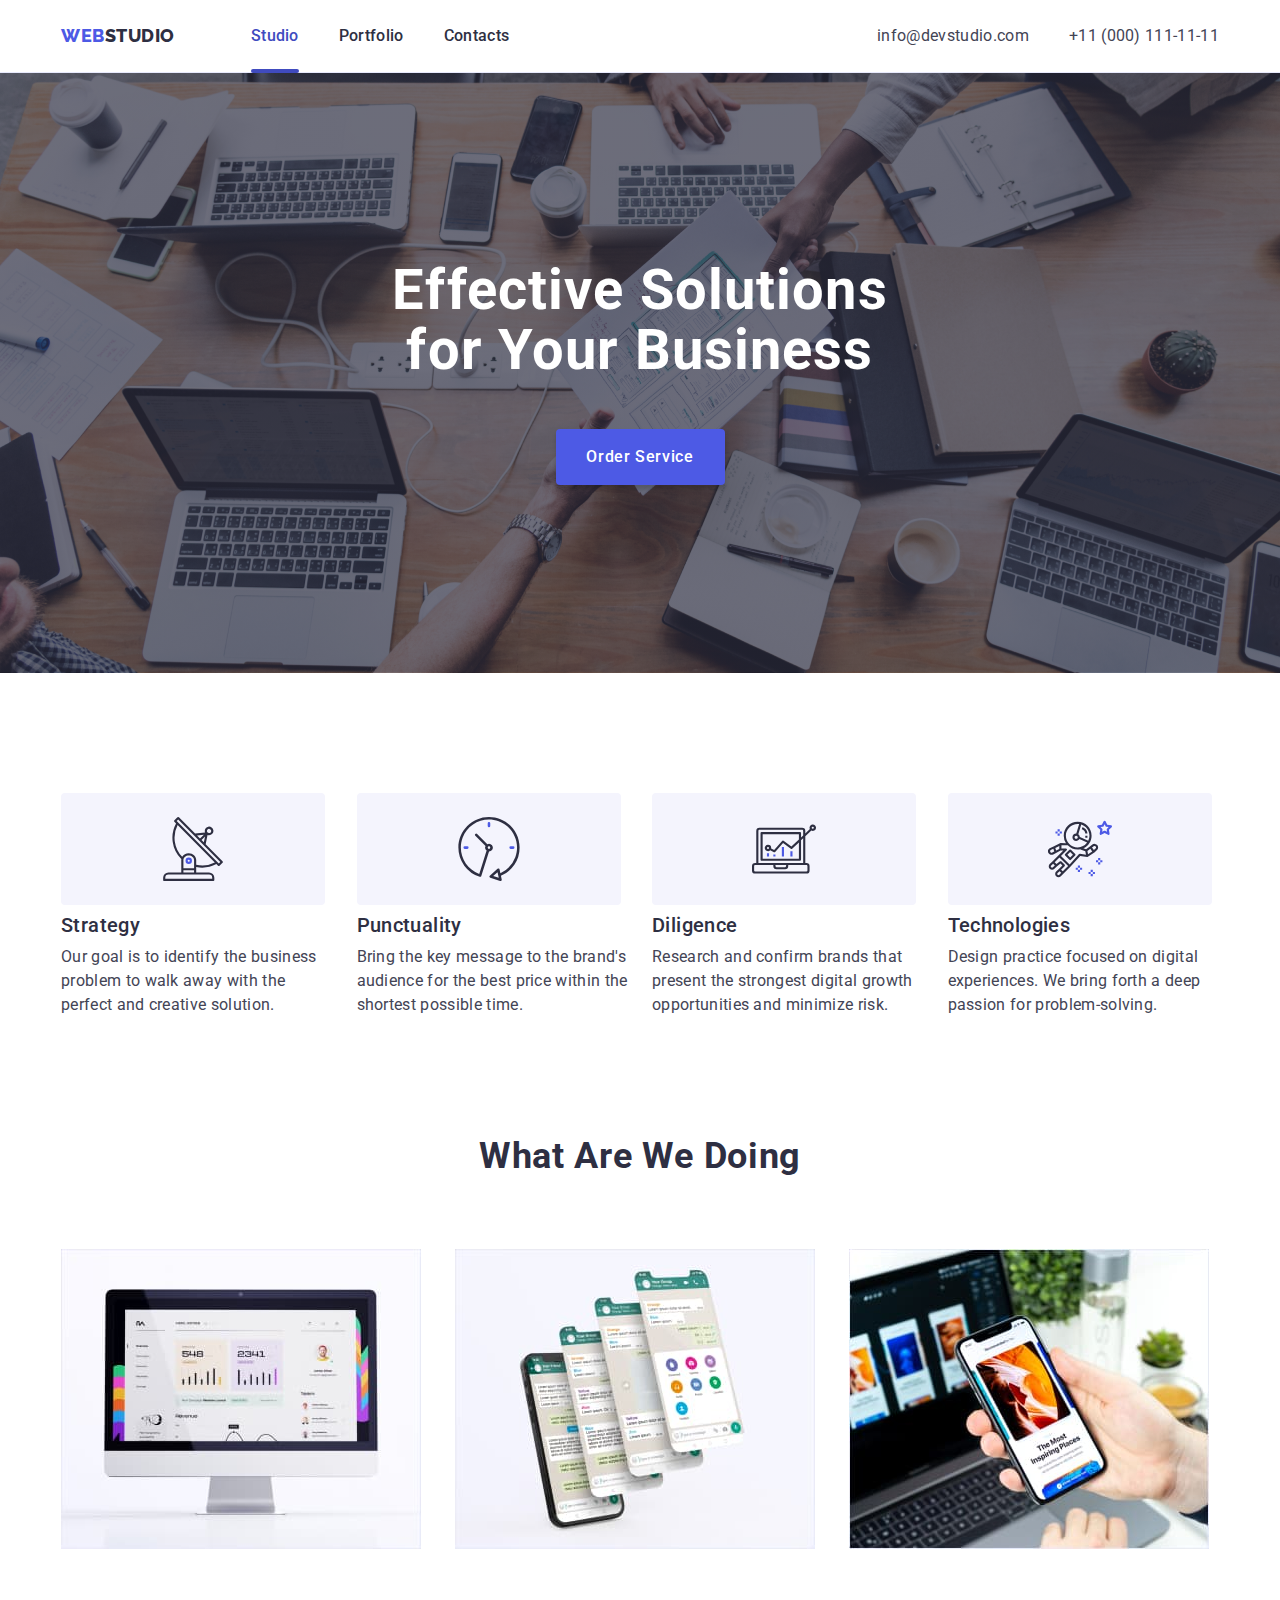
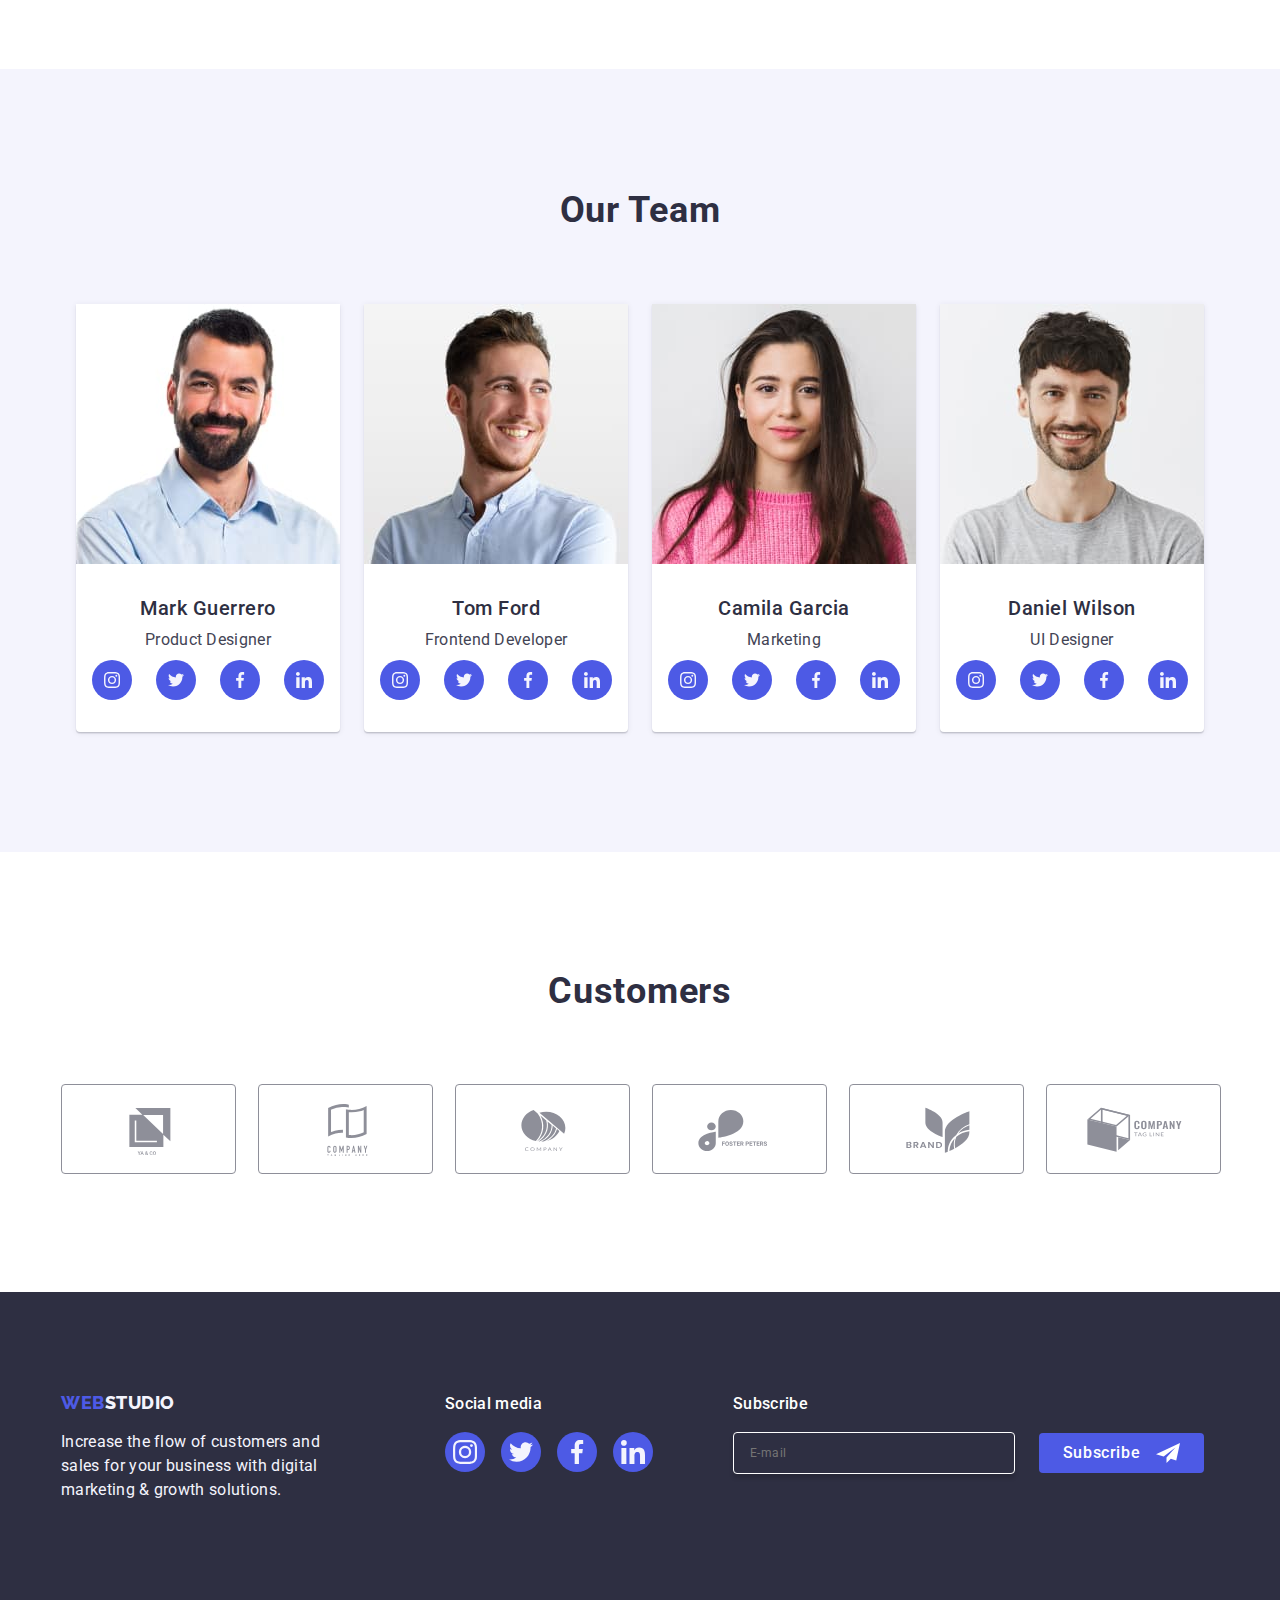
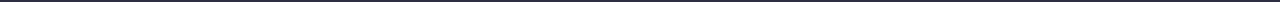
<file: index.html>
<!DOCTYPE html>
<html lang="en">
  <head>
    <meta charset="UTF-8" />
    <meta name="viewport" content="width=device-width, initial-scale=1.0" />

    <link rel="preconnect" href="https://fonts.googleapis.com" />
    <link rel="preconnect" href="https://fonts.gstatic.com" crossorigin />
    <link
      href="https://fonts.googleapis.com/css2?family=Raleway:wght@800&family=Roboto:wght@400;500;700;900&display=swap"
      rel="stylesheet"
    />
    <link
      rel="stylesheet"
      href="https://cdnjs.cloudflare.com/ajax/libs/modern-normalize/2.0.0/modern-normalize.min.css"
      integrity="sha512-4xo8blKMVCiXpTaLzQSLSw3KFOVPWhm/TRtuPVc4WG6kUgjH6J03IBuG7JZPkcWMxJ5huwaBpOpnwYElP/m6wg=="
      crossorigin="anonymous"
      referrerpolicy="no-referrer"
    />
    <link rel="stylesheet" href="./css/styles.css" type="text/css" />
    <title>WebStudio</title>
  </head>

  <body>
    <!--Header section-->

    <header class="header">
      <div class="container header-wrap">
        <nav class="navigation">
          <a class="logo link" href="./index.html"
            >Web<span class="accent">Studio</span></a
          >
          <ul class="list-menu list">
            <li>
              <a class="menu link highlight" href="./index.html">Studio</a>
            </li>
            <li>
              <a class="menu link" href="./portfolio.html">Portfolio</a>
            </li>
            <li><a class="menu link" href="">Contacts</a></li>
          </ul>
        </nav>
        <address class="address">
          <ul class="list-header">
            <li>
              <a class="address-list link" href="mailto:info@devstudio.com"
                >info@devstudio.com</a
              >
            </li>
            <li>
              <a class="address-list link" href="tel:+110001111111"
                >+11 (000) 111-11-11</a
              >
            </li>
          </ul>
        </address>
      </div>
    </header>

    <!--First main section-->
    <main>
      <section class="main background-image">
        <div class="container">
          <h1 class="header-first">Effective Solutions for Your Business</h1>
          <button class="button-order" type="button" data-modal-open>
            Order Service
          </button>
        </div>
      </section>

      <!--Second main section-->
      <section class="section-secondary">
        <div class="container">
          <h2 class="hidden">Title</h2>
          <ul class="list-feature">
            <li class="list-secondary">
              <div class="list-secondary-container">
                <svg class="icons-secondary" width="64" height="64">
                  <use href="./images/icons.svg#icon-antenna"></use>
                </svg>
              </div>
              <h3 class="header-second">Strategy</h3>
              <p class="body-secondary">
                Our goal is to identify the business problem to walk away with
                the perfect and creative solution.
              </p>
            </li>
            <li class="list-secondary">
              <div class="list-secondary-container">
                <svg class="icons-secondary" width="64" height="64">
                  <use href="./images/icons.svg#icon-clock"></use>
                </svg>
              </div>
              <h3 class="header-second">Punctuality</h3>
              <p class="body-secondary">
                Bring the key message to the brand's audience for the best price
                within the shortest possible time.
              </p>
            </li>
            <li class="list-secondary">
              <div class="list-secondary-container">
                <svg class="icons-secondary" width="64" height="64">
                  <use href="./images/icons.svg#icon-diagram"></use>
                </svg>
              </div>
              <h3 class="header-second">Diligence</h3>
              <p class="body-secondary">
                Research and confirm brands that present the strongest digital
                growth opportunities and minimize risk.
              </p>
            </li>
            <li class="list-secondary">
              <div class="list-secondary-container">
                <svg class="icons-secondary" width="64" height="64">
                  <use href="./images/icons.svg#icon-astronaut"></use>
                </svg>
              </div>
              <h3 class="header-second">Technologies</h3>
              <p class="body-secondary">
                Design practice focused on digital experiences. We bring forth a
                deep passion for problem-solving.
              </p>
            </li>
          </ul>
        </div>
      </section>

      <!--Third main section-->
      <section class="section-third">
        <div class="container">
          <h2 class="header-third">What are we doing</h2>
          <ul class="list-feature">
            <li class="list-third">
              <img
                src="./images/What-are-we-doing/Monitor.jpg"
                alt="monitor"
                width="360"
                height="300"
              />
            </li>
            <li class="list-third">
              <img
                src="./images/What-are-we-doing/Phone2.jpg"
                alt="mobile phone in hand"
                width="360"
                height="300"
              />
            </li>
            <li class="list-third">
              <img
                src="./images/What-are-we-doing/Phone1.jpg"
                alt="mobile phone"
                width="360"
                height="300"
              />
            </li>
          </ul>
        </div>
      </section>

      <!--Fourth main section-->
      <section class="fourth-section list">
        <div class="container">
          <h2 class="header-our-team">Our Team</h2>
          <ul class="list-feature">
            <li class="team-card">
              <img
                src="./images/Our-Team/Man1.jpg"
                alt="Smiling bearded brunette"
                width="264"
                height="260"
              />
              <div class="team-container">
                <h3 class="header-names cards">Mark Guerrero</h3>
                <p class="body">Product Designer</p>
                <ul class="list icon-list">
                  <li class="link social-media-container">
                    <a href="" class="social-media-link-fourth">
                      <svg class="social-media-icon" width="16" height="16">
                        <use href="./images/icons.svg#icon-instagram"></use>
                      </svg>
                    </a>
                  </li>
                  <li class="link social-media-container">
                    <a href="" class="social-media-link-fourth">
                      <svg class="social-media-icon" width="16" height="16">
                        <use href="./images/icons.svg#icon-twitter"></use>
                      </svg>
                    </a>
                  </li>
                  <li class="link social-media-container">
                    <a href="" class="social-media-link-fourth">
                      <svg class="social-media-icon" width="16" height="16">
                        <use href="./images/icons.svg#icon-facebook"></use>
                      </svg>
                    </a>
                  </li>
                  <li class="link social-media-container">
                    <a href="" class="social-media-link-fourth">
                      <svg class="social-media-icon" width="16" height="16">
                        <use href="./images/icons.svg#icon-linkedin"></use>
                      </svg>
                    </a>
                  </li>
                </ul>
              </div>
            </li>
            <li class="team-card">
              <img
                src="./images/Our-Team/Man3.jpg"
                alt="Smiling blonde man looking to the side"
                width="264"
                height="260"
              />
              <div class="team-container">
                <h3 class="header-names cards">Tom Ford</h3>
                <p class="body">Frontend Developer</p>
                <ul class="list icon-list">
                  <li class="link social-media-container">
                    <a href="" class="social-media-link-fourth">
                      <svg class="social-media-icon" width="16" height="16">
                        <use href="./images/icons.svg#icon-instagram"></use>
                      </svg>
                    </a>
                  </li>
                  <li class="link social-media-container">
                    <a href="" class="social-media-link-fourth">
                      <svg class="social-media-icon" width="16" height="16">
                        <use href="./images/icons.svg#icon-twitter"></use>
                      </svg>
                    </a>
                  </li>
                  <li class="link social-media-container">
                    <a href="" class="social-media-link-fourth">
                      <svg class="social-media-icon" width="16" height="16">
                        <use href="./images/icons.svg#icon-facebook"></use>
                      </svg>
                    </a>
                  </li>
                  <li class="link social-media-container">
                    <a href="" class="social-media-link-fourth">
                      <svg class="social-media-icon" width="16" height="16">
                        <use href="./images/icons.svg#icon-linkedin"></use>
                      </svg>
                    </a>
                  </li>
                </ul>
              </div>
            </li>
            <li class="team-card">
              <img
                src="./images/Our-Team/Woman1.jpg"
                alt="Smiling brunette in a pink sweater"
                width="264"
                height="260"
              />
              <div class="team-container">
                <h3 class="header-names cards">Camila Garcia</h3>
                <p class="body">Marketing</p>
                <ul class="list icon-list">
                  <li class="link social-media-container">
                    <a href="" class="social-media-link-fourth">
                      <svg class="social-media-icon" width="16" height="16">
                        <use href="./images/icons.svg#icon-instagram"></use>
                      </svg>
                    </a>
                  </li>
                  <li class="link social-media-container">
                    <a href="" class="social-media-link-fourth">
                      <svg class="social-media-icon" width="16" height="16">
                        <use href="./images/icons.svg#icon-twitter"></use>
                      </svg>
                    </a>
                  </li>
                  <li class="link social-media-container">
                    <a href="" class="social-media-link-fourth">
                      <svg class="social-media-icon" width="16" height="16">
                        <use href="./images/icons.svg#icon-facebook"></use>
                      </svg>
                    </a>
                  </li>
                  <li class="link social-media-container">
                    <a href="" class="social-media-link-fourth">
                      <svg class="social-media-icon" width="16" height="16">
                        <use href="./images/icons.svg#icon-linkedin"></use>
                      </svg>
                    </a>
                  </li>
                </ul>
              </div>
            </li>
            <li class="team-card">
              <img
                src="./images/Our-Team/Man2.jpg"
                alt="Smiling bearded brunette in a grey sweater"
                width="264"
                height="260"
              />
              <div class="team-container">
                <h3 class="header-names cards">Daniel Wilson</h3>
                <p class="body">UI Designer</p>
                <ul class="list icon-list">
                  <li class="link social-media-container">
                    <a href="" class="social-media-link-fourth">
                      <svg class="social-media-icon" width="16" height="16">
                        <use href="./images/icons.svg#icon-instagram"></use>
                      </svg>
                    </a>
                  </li>
                  <li class="link social-media-container">
                    <a href="" class="social-media-link-fourth">
                      <svg class="social-media-icon" width="16" height="16">
                        <use href="./images/icons.svg#icon-twitter"></use>
                      </svg>
                    </a>
                  </li>
                  <li class="link social-media-container">
                    <a href="" class="social-media-link-fourth">
                      <svg class="social-media-icon" width="16" height="16">
                        <use href="./images/icons.svg#icon-facebook"></use>
                      </svg>
                    </a>
                  </li>
                  <li class="link social-media-container">
                    <a href="" class="social-media-link-fourth">
                      <svg class="social-media-icon" width="16" height="16">
                        <use href="./images/icons.svg#icon-linkedin"></use>
                      </svg>
                    </a>
                  </li>
                </ul>
              </div>
            </li>
          </ul>
        </div>
      </section>

      <!--Fifth main section-->
      <section class="section-fifth">
        <div class="container">
          <h2 class="header-third">Customers</h2>
          <ul class="list-feature list">
            <li class="list-fifth">
              <a class="customers-icons link" href="">
                <svg class="icons-fifts" width="104" height="56">
                  <use href="./images/icons.svg#icon-Logo"></use>
                </svg>
              </a>
            </li>
            <li class="list-fifth">
              <a class="customers-icons link" href="">
                <svg class="icons-fifts" width="104" height="56">
                  <use href="./images/icons.svg#icon-Logo-1"></use>
                </svg>
              </a>
            </li>
            <li class="list-fifth">
              <a class="customers-icons link" href="">
                <svg class="icons-fifts" width="104" height="56">
                  <use href="./images/icons.svg#icon-Logo-2"></use>
                </svg>
              </a>
            </li>
            <li class="list-fifth">
              <a class="customers-icons link" href="">
                <svg class="icons-fifts" width="104" height="56">
                  <use href="./images/icons.svg#icon-Logo-3"></use>
                </svg>
              </a>
            </li>
            <li class="list-fifth">
              <a class="customers-icons link" href="">
                <svg class="icons-fifts" width="104" height="56">
                  <use href="./images/icons.svg#icon-Logo-4"></use>
                </svg>
              </a>
            </li>
            <li class="list-fifth">
              <a class="customers-icons link" href="">
                <svg class="icons-fifts" width="104" height="56">
                  <use href="./images/icons.svg#icon-Logo-5"></use>
                </svg>
              </a>
            </li>
          </ul>
        </div>
      </section>
    </main>

    <!--Footer-->
    <footer class="footer-section">
      <div class="container footer-container">
        <div class="footer-box">
          <a class="footer-logo link" href="./index.html"
            >Web<span class="footer-studio">Studio</span>
          </a>
          <p class="footer-body">
            Increase the flow of customers and sales for your business with
            digital marketing & growth solutions.
          </p>
        </div>
        <div>
          <p class="social-media-title">Social media</p>
          <ul class="list social-media-icon-list">
            <li class="link social-media-container">
              <a class="social-media-link" href="">
                <svg class="social-media-icon" width="24" height="24">
                  <use href="./images/icons.svg#icon-instagram"></use>
                </svg>
              </a>
            </li>
            <li class="link social-media-container">
              <a class="social-media-link" href="">
                <svg class="social-media-icon" width="24" height="24">
                  <use href="./images/icons.svg#icon-twitter"></use>
                </svg>
              </a>
            </li>
            <li class="link social-media-container">
              <a class="social-media-link" href="">
                <svg class="social-media-icon" width="24" height="24">
                  <use href="./images/icons.svg#icon-facebook"></use>
                </svg>
              </a>
            </li>
            <li class="link social-media-container">
              <a class="social-media-link" href="">
                <svg class="social-media-icon" width="24" height="24">
                  <use href="./images/icons.svg#icon-linkedin"></use>
                </svg>
              </a>
            </li>
          </ul>
        </div>
        <div class="subscribe-container">
          <p class="subscribe-title">Subscribe</p>
          <form class="footer-form">
            <label class="footer-form-label" for="email"
              ><input
                type="email"
                class="footer-input-email"
                id="email"
                name="email"
                placeholder="E-mail"
                required
            /></label>
            <button class="button-subscribe" type="submit">
              Subscribe<svg width="24" height="24" class="subscription-icon">
                <use href="./images/icons.svg#icon-Frame-3"></use>
              </svg>
            </button>
          </form>
        </div>
      </div>
    </footer>

    <!--Modal-->
    <div class="modal-backdrop is-hidden" data-modal>
      <div class="modal-container">
        <button type="button" class="close-button" data-modal-close>
          <svg class="modal-icon" width="8" height="8">
            <use href="./images/icons.svg#icon-icon-close"></use>
          </svg>
        </button>
        <p class="paragraph-modal">
          Leave your contacts and we will call you back
        </p>
        <form>
          <div class="modal-icon-container">
            <label class="modal-label" for="user-name">Name</label>
            <div class="modal-svg-input">
              <input
                class="modal-input"
                id="user-name"
                type="text"
                name="user-name"
                required
              />
              <svg class="modal-icon-input" width="18" height="24">
                <use href="./images/icons.svg#icon-person-black"></use>
              </svg>
            </div>
          </div>
          <div class="modal-icon-container">
            <label class="modal-label" for="Phone">Phone</label>
            <div class="modal-svg-input">
              <input
                type="text"
                class="modal-input"
                id="Phone"
                name="Phone"
                required
              />
              <svg class="modal-icon-input" width="18" height="24">
                <use href="./images/icons.svg#icon-phone-black-18dp-1-1"></use>
              </svg>
            </div>
          </div>
          <div class="modal-icon-container">
            <label class="modal-label" for="modal-email">Email</label>
            <div class="modal-svg-input">
              <input
                type="text"
                class="modal-input"
                id="modal-email"
                name="email"
                required
              />
              <svg class="modal-icon-input" width="18" height="24">
                <use href="./images/icons.svg#icon-email-black-18dp-1"></use>
              </svg>
            </div>
          </div>
          <div class="modal-comment-input">
            <label class="modal-label" for="user-comment">Comment</label>
            <textarea
              class="modal-textarea"
              name="user-comment"
              placeholder="Text input"
              id="user-comment"
            ></textarea>
          </div>
          <div class="privacy-container">
            <input
              class="visually-hidden input-modal-privacy"
              value="true"
              type="checkbox"
              id="user-privacy"
              name="user-privacy"
              required
            />
            <label class="modal-label" for="user-privacy"
              ><span class="modal-span">
                <svg class="modal-icon-privacy" width="10" height="8">
                  <use href="./images/icons.svg#icon-Vector"></use>
                </svg> </span
              >I accept the terms and conditions of the
              <a class="modal-privacy-link" href="#">Privacy Policy</a></label
            >
          </div>
          <button class="modal-button-send" type="submit">Send</button>
        </form>
      </div>
    </div>

    <script src="./js/modal.js"></script>
  </body>
</html>
</file>
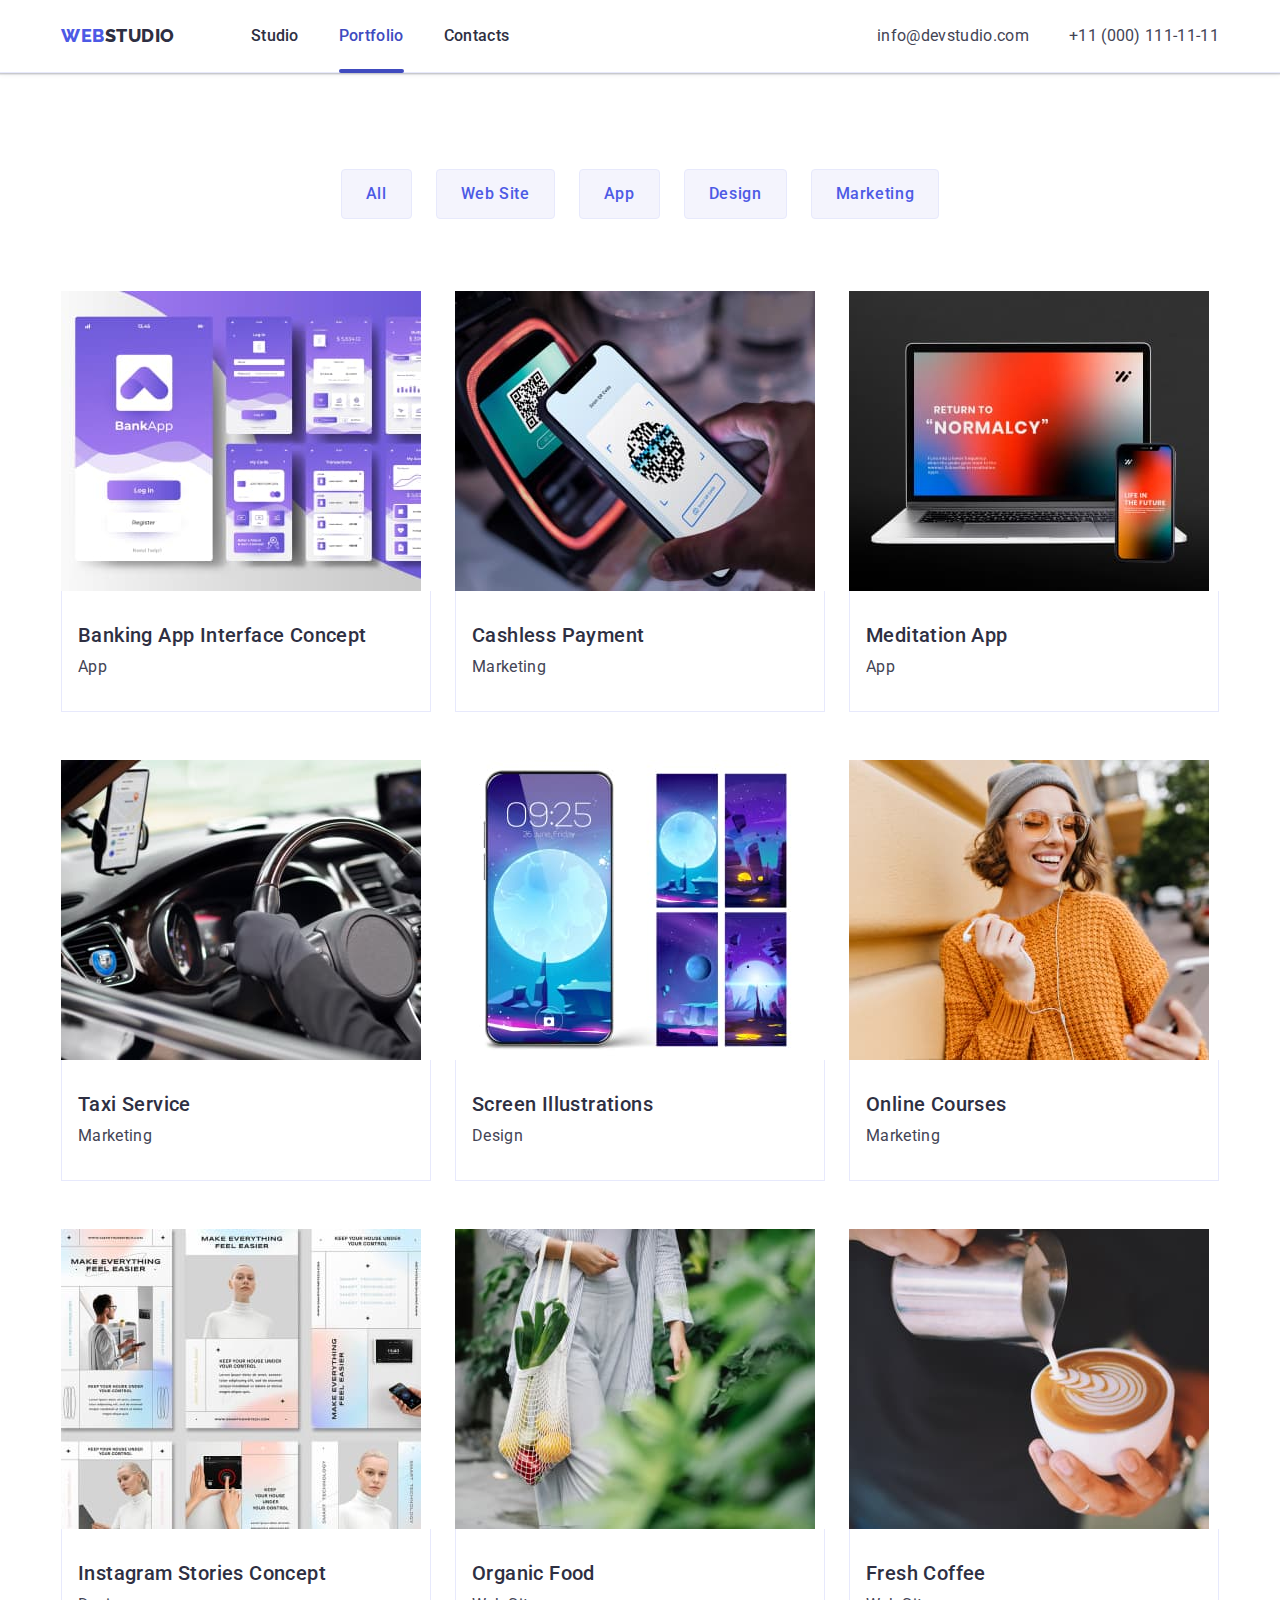
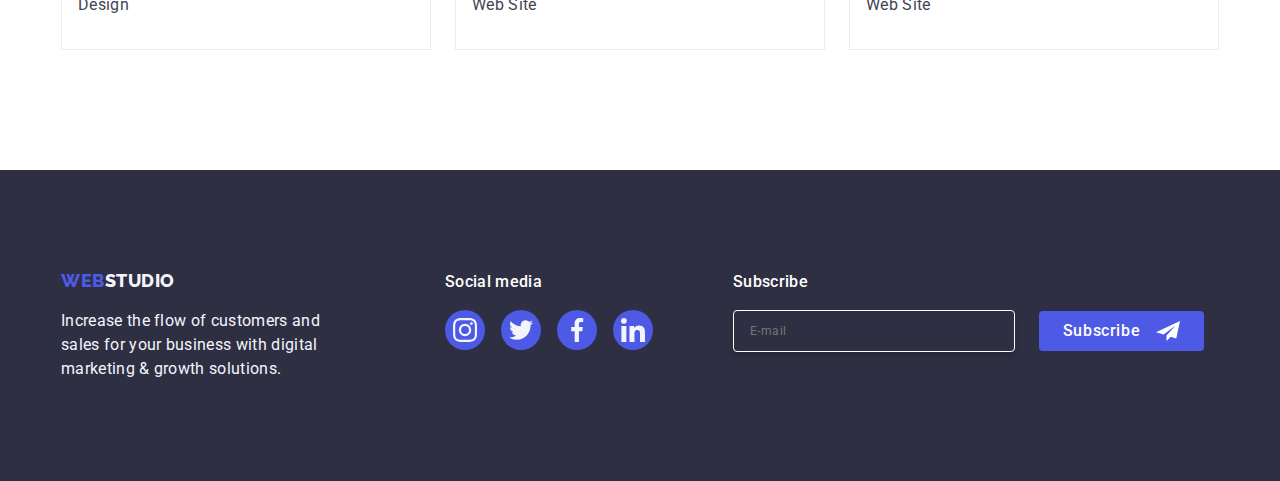
<file: portfolio.html>
<!DOCTYPE html>
<html lang="en">
  <head>
    <meta charset="UTF-8" />
    <meta name="viewport" content="width=device-width, initial-scale=1.0" />

    <link rel="preconnect" href="https://fonts.googleapis.com" />
    <link rel="preconnect" href="https://fonts.gstatic.com" crossorigin />
    <link
      href="https://fonts.googleapis.com/css2?family=Raleway:wght@800&family=Roboto:wght@400;500;700;900&display=swap"
      rel="stylesheet"
    />
    <link
      rel="stylesheet"
      href="https://cdnjs.cloudflare.com/ajax/libs/modern-normalize/2.0.0/modern-normalize.min.css"
      integrity="sha512-4xo8blKMVCiXpTaLzQSLSw3KFOVPWhm/TRtuPVc4WG6kUgjH6J03IBuG7JZPkcWMxJ5huwaBpOpnwYElP/m6wg=="
      crossorigin="anonymous"
      referrerpolicy="no-referrer"
    />
    <link rel="stylesheet" href="./css/styles.css" type="text/css" />
    <title>WebStudio Portfolio</title>
  </head>

  <body>
    <!--Header section-->

    <header class="header">
      <div class="container header-wrap">
        <nav class="navigation">
          <a class="logo link" href="./index.html"
            >Web<span class="accent">Studio</span></a
          >
          <ul class="list list-menu">
            <li>
              <a class="menu link" href="./index.html">Studio</a>
            </li>
            <li>
              <a class="menu link highlight" href="./portfolio.html"
                >Portfolio</a
              >
            </li>
            <li><a class="menu link" href="">Contacts</a></li>
          </ul>
        </nav>
        <address class="address">
          <ul class="list-header">
            <li>
              <a class="address-list link" href="mailto:info@devstudio.com"
                >info@devstudio.com</a
              >
            </li>
            <li>
              <a class="address-list link" href="tel:+110001111111"
                >+11 (000) 111-11-11</a
              >
            </li>
          </ul>
        </address>
      </div>
    </header>

    <!--Main section-->

    <main>
      <section class="main-section">
        <div class="container">
          <h1 class="hidden">Portfolio</h1>
          <ul class="list-main">
            <li><button class="button-portfolio" type="button">All</button></li>
            <li>
              <button class="button-portfolio" type="button">Web Site</button>
            </li>
            <li><button class="button-portfolio" type="button">App</button></li>
            <li>
              <button class="button-portfolio" type="button">Design</button>
            </li>
            <li>
              <button class="button-portfolio" type="button">Marketing</button>
            </li>
          </ul>
          <ul class="list cards-list">
            <li class="cards-feature">
              <a class="link link-cards" href="">
                <div class="overlay">
                  <img
                    src="./images/1Banking.jpg"
                    alt="Bank App presented on 7 screenshots"
                    width="360"
                    height="300"
                  />
                  <p class="overlay-paragraph">
                    14 Stylish and User-Friendly App Design Concepts · Task
                    Manager App · Calorie Tracker App · Exotic Fruit Ecommerce
                    App · Cloud Storage App
                  </p>
                </div>
                <div class="overlay"></div>
                <div class="card-container">
                  <h2 class="feature">Banking App Interface Concept</h2>
                  <p class="feature-description">App</p>
                </div>
              </a>
            </li>
            <li class="cards-feature">
              <a class="link link-cards" href="">
                <div class="overlay">
                  <img
                    src="./images/2Cashless.jpg"
                    alt="Phone close to the reader"
                    width="360"
                    height="300"
                  />
                  <p class="overlay-paragraph">
                    14 Stylish and User-Friendly App Design Concepts · Task
                    Manager App · Calorie Tracker App · Exotic Fruit Ecommerce
                    App · Cloud Storage App
                  </p>
                </div>
                <div class="overlay"></div>
                <div class="card-container">
                  <h2 class="feature">Cashless Payment</h2>
                  <p class="feature-description">Marketing</p>
                </div>
              </a>
            </li>
            <li class="cards-feature">
              <a class="link link-cards" href="">
                <div class="overlay">
                  <img
                    src="./images/3Meditation.jpg"
                    alt="Laptop and phone promoting meditation on their screens"
                    width="360"
                    height="300"
                  />
                  <p class="overlay-paragraph">
                    14 Stylish and User-Friendly App Design Concepts · Task
                    Manager App · Calorie Tracker App · Exotic Fruit Ecommerce
                    App · Cloud Storage App
                  </p>
                </div>
                <div class="overlay"></div>
                <div class="card-container">
                  <h2 class="feature">Meditation App</h2>
                  <p class="feature-description">App</p>
                </div>
              </a>
            </li>
            <li class="cards-feature">
              <a class="link link-cards" href="">
                <div class="overlay">
                  <img
                    src="./images/4Taxi.jpg"
                    alt="Inside of the car - drivers side with a phone"
                    width="360"
                    height="300"
                  />
                  <p class="overlay-paragraph">
                    14 Stylish and User-Friendly App Design Concepts · Task
                    Manager App · Calorie Tracker App · Exotic Fruit Ecommerce
                    App · Cloud Storage App
                  </p>
                </div>
                <div class="overlay"></div>
                <div class="card-container">
                  <h2 class="feature">Taxi Service</h2>
                  <p class="feature-description">Marketing</p>
                </div>
              </a>
            </li>
            <li class="cards-feature">
              <a class="link link-cards" href="">
                <div class="overlay">
                  <img
                    src="./images/5Screen.jpg"
                    alt="5 screenshots of the mobile's front page"
                    width="360"
                    height="300"
                  />
                  <p class="overlay-paragraph">
                    14 Stylish and User-Friendly App Design Concepts · Task
                    Manager App · Calorie Tracker App · Exotic Fruit Ecommerce
                    App · Cloud Storage App
                  </p>
                </div>
                <div class="overlay"></div>
                <div class="card-container">
                  <h2 class="feature">Screen Illustrations</h2>
                  <p class="feature-description">Design</p>
                </div>
              </a>
            </li>
            <li class="cards-feature">
              <a class="link link-cards" href="">
                <div class="overlay">
                  <img
                    src="./images/6OnlineC.jpg"
                    alt="Smiling woman in orange sweater looking at the phone"
                    width="360"
                    height="300"
                  />
                  <p class="overlay-paragraph">
                    14 Stylish and User-Friendly App Design Concepts · Task
                    Manager App · Calorie Tracker App · Exotic Fruit Ecommerce
                    App · Cloud Storage App
                  </p>
                </div>
                <div class="overlay"></div>
                <div class="card-container">
                  <h2 class="feature">Online Courses</h2>
                  <p class="feature-description">Marketing</p>
                </div>
              </a>
            </li>
            <li class="cards-feature">
              <a class="link link-cards" href="">
                <div class="overlay">
                  <img
                    src="./images/7Insta.jpg"
                    alt="6 screenshots promoting phone app"
                    width="360"
                    height="300"
                  />
                  <p class="overlay-paragraph">
                    14 Stylish and User-Friendly App Design Concepts · Task
                    Manager App · Calorie Tracker App · Exotic Fruit Ecommerce
                    App · Cloud Storage App
                  </p>
                </div>
                <div class="overlay"></div>
                <div class="card-container">
                  <h2 class="feature">Instagram Stories Concept</h2>
                  <p class="feature-description">Design</p>
                </div>
              </a>
            </li>
            <li class="cards-feature">
              <a class="link link-cards" href="">
                <div class="overlay">
                  <img
                    src="./images/8Food.jpg"
                    alt="Person walking with a vegetables in a shopping bag"
                    width="360"
                    height="300"
                  />
                  <p class="overlay-paragraph">
                    14 Stylish and User-Friendly App Design Concepts · Task
                    Manager App · Calorie Tracker App · Exotic Fruit Ecommerce
                    App · Cloud Storage App
                  </p>
                </div>
                <div class="overlay"></div>
                <div class="card-container">
                  <h2 class="feature">Organic Food</h2>
                  <p class="feature-description">Web Site</p>
                </div>
              </a>
            </li>
            <li class="cards-feature">
              <a class="link link-cards" href="">
                <div class="overlay">
                  <img
                    src="./images/9Coffee.jpg"
                    alt="Coffe being decotrated by someone pouring frothed milk"
                    width="360"
                    height="300"
                  />
                  <p class="overlay-paragraph">
                    14 Stylish and User-Friendly App Design Concepts · Task
                    Manager App · Calorie Tracker App · Exotic Fruit Ecommerce
                    App · Cloud Storage App
                  </p>
                </div>
                <div class="overlay"></div>
                <div class="card-container">
                  <h2 class="feature">Fresh Coffee</h2>
                  <p class="feature-description">Web Site</p>
                </div>
              </a>
            </li>
          </ul>
        </div>
      </section>
    </main>

    <!--Footer-->
    <footer class="footer-section">
      <div class="container footer-container">
        <div class="footer-box">
          <a class="footer-logo link" href="./index.html"
            >Web<span class="footer-studio">Studio</span>
          </a>
          <p class="footer-body">
            Increase the flow of customers and sales for your business with
            digital marketing & growth solutions.
          </p>
        </div>
        <div>
          <p class="social-media-title">Social media</p>
          <ul class="list social-media-icon-list">
            <li class="link social-media-container">
              <a class="social-media-link" href="">
                <svg class="social-media-icon" width="24" height="24">
                  <use href="./images/icons.svg#icon-instagram"></use>
                </svg>
              </a>
            </li>
            <li class="link social-media-container">
              <a class="social-media-link" href="">
                <svg class="social-media-icon" width="24" height="24">
                  <use href="./images/icons.svg#icon-twitter"></use>
                </svg>
              </a>
            </li>
            <li class="link social-media-container">
              <a class="social-media-link" href="">
                <svg class="social-media-icon" width="24" height="24">
                  <use href="./images/icons.svg#icon-facebook"></use>
                </svg>
              </a>
            </li>
            <li class="link social-media-container">
              <a class="social-media-link" href="">
                <svg class="social-media-icon" width="24" height="24">
                  <use href="./images/icons.svg#icon-linkedin"></use>
                </svg>
              </a>
            </li>
          </ul>
        </div>
        <div class="subscribe-container">
          <p class="subscribe-title">Subscribe</p>
          <form class="footer-form">
            <label class="footer-form-label" for="email"
              ><input
                type="email"
                class="footer-input-email"
                id="email"
                name="email"
                placeholder="E-mail"
                required
            /></label>
            <button class="button-subscribe" type="submit">
              Subscribe<svg width="24" height="24" class="subscription-icon">
                <use href="./images/icons.svg#icon-Frame-3"></use>
              </svg>
            </button>
          </form>
        </div>
      </div>
    </footer>
  </body>
</html>
</file>
<file: css/styles.css>
:root {
  --Accent: #e7e9fc;
  --Dark: #2e2f42;
  --Hero-background: #2e2f42;
  --Light: #f4f4fd;
  --Modal-background: #fcfcfc;
  --Modal-overlay: #2e2f42 100%, #2e2f42 40%;
  --Primary-Brand: #4d5ae5;
  --Pressed-state: #404bbf;
  --Success: #31d0aa;
  --Subtle-Text: #8e8f99;
  --Text: #434455;
  --White-background: #ffffff;
  --main-font-size: 16px;
  --main-line-height: 1.5;
}

body {
  font-family: "Roboto", sans-serif;
  color: #434455;
  background-color: #ffffff;
}
h1,
h2,
h3,
h4,
h5,
h6,
p {
  margin: 0;
}
img {
  display: block;
  max-width: 100%;
  height: auto;
}
* {
  margin: 0;
  padding: 0;
}

/* Header*/

.container {
  max-width: 1158px;
  padding: 0 15px;
  margin: 0 auto;
}
.header {
  border-bottom: 1px solid #e7e9fc;
  box-shadow: 0px 2px 1px rgba(46, 47, 66, 0.08),
    0px 1px 1px rgba(46, 47, 66, 0.16), 0px 1px 6px rgba(46, 47, 66, 0.08);
}
.navigation {
  display: flex;
  align-items: center;
}
.link {
  text-decoration: none;
  color: #404bbf;
}
.header-wrap {
  display: flex;
  align-items: center;
}
.logo {
  font-family: "Raleway", sans-serif;
  font-size: 18px;
  line-height: 1.17;
  font-weight: 800;
  letter-spacing: 0.03em;
  text-transform: uppercase;
  margin-right: 76px;
  color: var(--Primary-Brand);
}
.list-header {
  list-style: none;
  display: flex;
  gap: 40px;
  padding: 24px 0;
  margin-left: 76px;
  justify-content: center;
  gap: 40px;
}

.address {
  align-items: center;
  display: flex;
  font-style: normal;
  gap: 40px;
  margin-left: auto;
}

.address-list {
  line-height: 1.5;
  letter-spacing: 0.02em;
  text-decoration: none;
  color: var(--Text);
  transition: color 250ms cubic-bezier(0.4, 0, 0.2, 1);
}
.accent {
  color: var(--Hero-background);
}
.list {
  list-style: none;
  display: flex;
  justify-content: center;
  gap: 24px;
  color: var(--Dark);
}

/*Index
First main section*/
.main {
  background-color: #2e2f42;
  padding: 188px 0;
  margin: 0 auto;
}
.background-image {
  background-image: linear-gradient(#2e2f42b3, #2e2f42b3),
    url(../images/people-office-background.jpg);
  background-size: cover;
  background-repeat: no-repeat;
  background-position: center;
  max-width: 1440px;
}

.header-first {
  font-size: 56px;
  line-height: 1.07;
  font-weight: 700;
  letter-spacing: 0.02em;
  text-align: center;
  color: var(--White-background);
  display: flex;
  display: block;
  max-width: 496px;
  margin: 0 auto;
  margin-bottom: 48px;
}

/*Index
First main section - button*/
.button-order {
  cursor: pointer;
  font-family: inherit;
  font-size: 16px;
  line-height: 1.5;
  font-weight: 500;
  letter-spacing: 0.04em;
  color: var(--White-background);
  background-color: var(--Primary-Brand);
  padding: 16px;
  border-radius: 4px;
  display: block;
  margin: auto;
  box-shadow: 0px 4px 4px 0px rgba(0, 0, 0, 0.15);
  border: none;
  min-width: 169px;
  transition: background-color 250ms cubic-bezier(0.4, 0, 0.2, 1);
}
.button-order:hover,
.button-order:focus {
  background-color: var(--Pressed-state);
  color: var(--White-background);
}

/*Index
Second main section*/
.section-secondary {
  padding: 120px 0;
}
.list-feature {
  display: flex;
  gap: 24px;
  list-style: none;
}
.list-secondary {
  width: calc((100% - 72px) / 4);
  display: flex;
  flex-direction: column;
  align-items: flex-start;
}
.header-second {
  font-size: 20px;
  line-height: 1.2;
  font-weight: 500;
  letter-spacing: 0.02em;
  color: var(--Dark);
  margin-bottom: 8px;
}

.body-secondary {
  font-size: 16px;
  line-height: 1.5;
  letter-spacing: 0.02em;
  color: var(--Text);
  margin: 0px;
  padding-bottom: 0ch;
  text-align: left;
}
.list-secondary-container {
  display: flex;
  align-items: center;
  justify-content: center;
  background: var(--Light);
  border-radius: 4px;
  width: 264px;
  height: 112px;
  margin-bottom: 8px;
}
.icons-secondary {
  margin: 24px 100px;
}

/*Index
Third main section*/
.section-third {
  padding-bottom: 120px;
}
.header-third {
  text-align: center;
  text-transform: capitalize;
  font-size: 36px;
  line-height: 1.11;
  letter-spacing: 0.02em;
  color: #2e2f42;
  margin-bottom: 72px;
}
.list-third {
  width: calc((100% - 48px) / 3);
}

/*Index
Fourth main section*/
.fourth-section {
  background-color: var(--Light);
  padding: 120px 0;
  margin: auto 0;
  text-align: center;
}
.body {
  font-size: 16px;
  line-height: 1.5;
  letter-spacing: 0.02em;
  color: var(--Text);
  margin: 0px;
  padding-bottom: 8px;
  text-align: center;
}
.team-card {
  border-radius: 0px 0px 4px 4px;
  background-color: var(--White-background);
  box-shadow: 0px 2px 1px 0px rgba(46, 47, 66, 0.08),
    0px 1px 1px 0px rgba(46, 47, 66, 0.16),
    0px 1px 6px 0px rgba(46, 47, 66, 0.08);
}
.team-container {
  padding: 32px 0px;
}
.social-media-container {
  width: 40px;
  height: 40px;
}
.header-our-team {
  font-size: 36px;
  line-height: 1.2;
  font-weight: 700;
  letter-spacing: 0.02em;
  color: var(--Dark);
  margin-bottom: 72px;
}
.header-names {
  font-size: 20px;
  font-weight: 500;
  line-height: 1.2;
  text-align: center;
  letter-spacing: 0.025em;
  color: var(--Dark);
  margin-bottom: 8px;
}
.icon-list {
  display: flex;
  gap: 24px;
}

/*Index
Fifth main section*/
.section-fifth {
  padding: 120px 0;
}
.list-fifth {
  width: calc((100% - 120px) / 6);
  height: 88px;
}
.customers-icons {
  display: flex;
  justify-content: center;
  align-items: center;
  color: #8e8f99;
  border: 1px solid #8e8f99;
  border-radius: 4px;
  width: 100%;
  height: 100%;
  transition: border-color 250ms cubic-bezier(0.4, 0, 0.2, 1),
    color 250ms cubic-bezier(0.4, 0, 0.2, 1);
}

.customers-icons:hover,
.customers-icons:focus {
  border-color: #404bbf;
  color: #404bbf;
}
.icons-fifts {
  fill: currentColor;
}
/*Portfolio
Main section*/
.main-section {
  padding-top: 96px;
  padding-bottom: 120px;
  justify-content: center;
  flex-wrap: nowrap;
}
.list-main {
  list-style: none;
  display: flex;
  justify-content: center;
  gap: 24px;
  color: var(--Dark);
  margin-bottom: 72px;
}
.button-portfolio {
  font-family: inherit;
  font-size: 16px;
  font-weight: 500;
  line-height: 1.5;
  letter-spacing: 0.04em;
  border: 1px solid var(--Accent);
  background-color: var(--Light);
  color: var(--Primary-Brand);
  letter-spacing: 4%;
  border-radius: 4px;
  padding: 12px 24px;
  display: flex;
  align-items: flex-start;
  transition: color 250ms cubic-bezier(0.4, 0, 0.2, 1),
    background-color 250ms cubic-bezier(0.4, 0, 0.2, 1),
    border-color 250ms cubic-bezier(0.4, 0, 0.2, 1),
    box-shadow 250ms cubic-bezier(0.4, 0, 0.2, 1);
}
.button-portfolio:hover,
.button-portfolio:focus {
  cursor: pointer;
  color: var(--White-background);
  background-color: var(--Pressed-state);
  box-shadow: 0px 2px 2px 0px rgba(0, 0, 0, 0.12),
    0px 2px 1px 0px rgba(0, 0, 0, 0.08), 0px 3px 1px 0px rgba(0, 0, 0, 0.1);
  border: 1px solid transparent;
}
.link-cards {
  display: block;
  transition: box-shadow 250ms cubic-bezier(0.4, 0, 0.2, 1);
}
.overlay {
  position: relative;
  overflow: hidden;
}
.overlay-paragraph {
  position: absolute;
  top: 0;
  font-weight: 400;
  font-size: 16px;
  line-height: 1.5;
  letter-spacing: 0.02em;
  color: #f4f4fd;
  padding: 40px 32px;
  background-color: #4d5ae5;
  height: 100%;
  width: 100%;
  transform: translateY(100%);
  transition: transform 250ms cubic-bezier(0.4, 0, 0.2, 1);
}

.link-cards:hover .overlay-paragraph {
  box-shadow: 0px 1px 6px rgba(46, 47, 66, 0.08),
    0px 1px 1px rgba(46, 47, 66, 0.16), 0px 2px 1px rgba(46, 47, 66, 0.08);
  transform: translateY(0%);
}
.link-cards:focus .overlay-paragraph {
  box-shadow: 0px 1px 6px rgba(46, 47, 66, 0.08),
    0px 1px 1px rgba(46, 47, 66, 0.16), 0px 2px 1px rgba(46, 47, 66, 0.08);
  transform: translateY(0%);
}

.menu {
  font-size: 16px;
  line-height: 1.5;
  font-weight: 500;
  letter-spacing: 0.02em;
  color: var(--Dark);
  padding-top: 24px;
  padding-bottom: 24px;

  transition-property: color;
  transition-duration: 250ms;
  transition-timing-function: cubic-bezier(0.4, 0, 0.2, 1);

  transition: color 250ms cubic-bezier(0.4, 0, 0.2, 1);
  position: relative;
}
.highlight {
  position: relative;
  color: #404bbf;
}

.highlight::after {
  position: absolute;
  content: "";
  width: 100%;
  left: 0;
  top: 67px;

  bottom: -1px;
  height: 4px;
  border-radius: 2px;
  background: var(--Pressed-state);
}

.list-menu {
  gap: 40px;
}
.menu:hover,
.menu:focus,
.accent:hover,
.accent:focus,
.address-list:hover,
.address-list:focus {
  color: #404bbf;
}
.hidden {
  position: absolute;
  width: 1px;
  height: 1px;
  margin: -1px;
  border: 0;
  padding: 0;
  white-space: nowrap;
  clip-path: inset(100%);
  clip: rect(0 0 0 0);
  overflow: hidden;
}

/*Portfolio
Second main section*/

.feature {
  font-size: 20px;
  line-height: 1.2;
  font-weight: 500;
  letter-spacing: 0.02em;
  color: var(--Hero-background);
  margin-bottom: 8px;
}
.cards-list {
  list-style-type: none;
  display: flex;
  flex-wrap: wrap;
  row-gap: 48px;
  column-gap: 24px;
  padding: 0;
}
.cards-list img {
  display: block;
}
.card-container {
  border: 1px solid #e7e9fc;
  border-top: none;
  padding: 32px 16px;
}
.cards-feature {
  width: calc((100% - 48px) / 3);
}
.feature-description {
  font-size: 16px;
  line-height: 1.5;
  letter-spacing: 0.02em;
  color: var(--Text);
  background-color: #ffffff;
  border-top: none;
}

/*Footer*/
.footer-studio {
  color: var(--Light);
}
.footer-logo {
  font-family: "Raleway", sans-serif;
  font-size: 18px;
  line-height: 1.17;
  font-weight: 800;
  letter-spacing: 0.03em;
  text-transform: uppercase;
  color: var(--Primary-Brand);
  display: inline-block;
  margin-right: 76px;
  margin-bottom: 17.5px;
}
.footer-container {
  display: flex;
  align-items: baseline;
}
.footer-box {
  margin-right: 120px;
}
.footer-section {
  background-color: var(--Dark);
  padding: 100px 0;
}
.footer-body {
  font-size: 16px;
  line-height: 1.5;
  letter-spacing: 0.02em;
  text-align: left;
  color: var(--Light);
  width: 264px;
  max-width: 264px;
}
.social-media-title {
  color: white;
  font-size: 16px;
  line-height: 1.5;
  font-weight: 500;
  letter-spacing: 0.02em;
  margin-bottom: 16px;
}
.social-media-link-fourth {
  display: flex;
  align-items: center;
  justify-content: center;
  width: 100%;
  height: 100%;
  border: none;
  background-color: var(--Primary-Brand);
  border-radius: 50%;
  cursor: pointer;
  transition: background-color 250ms cubic-bezier(0.4, 0, 0.2, 1);
}
.social-media-link {
  display: flex;
  align-items: center;
  justify-content: center;
  width: 100%;
  height: 100%;
  background-color: #4d5ae5;
  border-radius: 50%;
  cursor: pointer;
  transition: background-color 250ms cubic-bezier(0.4, 0, 0.2, 1);
}
.social-media-link:hover,
.social-media-link:focus {
  background-color: #31d0aa;
}
.social-media-icon-list {
  display: flex;
  gap: 16px;
}
.social-media-link-fourth:hover,
.social-media-link-fourth:focus {
  background-color: #404bbf;
}
.social-media-icon {
  fill: var(--Light);
}
.subscribe-title {
  color: var(--White-background);
  font-size: 16px;
  line-height: 1.5;
  font-family: Roboto;
  font-weight: 500;
  letter-spacing: 0.02em;
  margin-bottom: 16px;
  word-wrap: break-word;
}
.button-subscribe {
  cursor: pointer;
  font-family: inherit;
  font-size: 16px;
  line-height: 1.5;
  font-weight: 500;
  letter-spacing: 0.04em;
  color: var(--White-background);
  background-color: var(--Primary-Brand);
  align-items: center;
  justify-content: center;
  border-radius: 4px;
  display: flex;
  margin: auto;
  border: none;
  min-width: 165px;
  height: 40px;
  transition: background-color 250ms cubic-bezier(0.4, 0, 0.2, 1);
}
.button-subscribe:hover,
.button-subscribe:focus {
  background-color: var(--Pressed-state);
  color: var(--White-background);
}
.subscription-icon {
  fill: var(--Light);
  margin-left: 16px;
}
.subscribe-container {
  display: flex;
  flex-direction: column;
  margin-top: 0;
  margin-bottom: auto;
  margin-left: 80px;
  margin-right: auto;
}
input {
  border-radius: 4px;
  border: 1px solid var(--White-background);
  box-shadow: 0px 4px 4px 0px rgba(0, 0, 0, 0.15);
  background-color: transparent;
  color: var(--White-background);
  font-family: Roboto;
  font-size: 12px;
  font-style: normal;
  font-weight: 400;
  line-height: 1.5; /* 200% */
  letter-spacing: 0.48px;
  padding-left: 16px;
}
.footer-form {
  display: flex;
  gap: 24px;
}
.footer-form-label {
  margin: auto;
}
/*Modal js*/

.modal-backdrop {
  position: fixed;
  inset: 0 0 auto;
  min-height: 100vh;
  display: flex;
  justify-content: center;
  align-items: center;
  opacity: 1;
  pointer-events: all;
  top: 0;
  left: 0;
  width: 100%;
  height: 100%;
  background-color: rgba(46, 47, 66, 0.4);
  transition: opacity 250ms cubic-bezier(0.4, 0, 0.2, 1),
    visibility 250ms cubic-bezier(0.4, 0, 0.2, 1);
}
.is-hidden {
  pointer-events: none;
  visibility: hidden;
  opacity: 0;
}
.modal-container {
  position: absolute;
  top: 50%;
  left: 50%;
  transform: translate(-50%, -50%) scale(1);
  width: 408px;
  min-height: 584px;
  box-shadow: 0px 1px 1px rgba(0, 0, 0, 0.14), 0px 1px 3px rgba(0, 0, 0, 0.12),
    0px 2px 1px rgba(0, 0, 0, 0.2);
  border-radius: 4px;
  transition: transform 250ms cubic-bezier(0.4, 0, 0.2, 1);
  padding: 72px 24px 24px 24px;
  background-color: #fcfcfc;
}
.close-button {
  position: absolute;
  top: 24px;
  right: 24px;
  width: 24px;
  height: 24px;
  display: flex;
  align-items: center;
  justify-content: center;
  background-color: #e7e9fc;
  border: 1px solid rgba(0, 0, 0, 0.1);
  border-radius: 50%;
  padding: 0;
  cursor: pointer;
  transition: background-color 250ms cubic-bezier(0.4, 0, 0.2, 1),
    border 250ms cubic-bezier(0.4, 0, 0.2, 1);
}
.close-button:hover,
.close-button:focus {
  background-color: var(--Pressed-state);
  border: none;
  fill: var(--White-background);
}

.paragraph-modal {
  text-align: center;

  /* Body Medium */
  font-family: Roboto;
  font-size: 16px;
  font-style: normal;
  font-weight: 500;
  color: #2e2f42;
  line-height: 1.5; /* 150% */
  letter-spacing: 0.02em;
  margin-bottom: 16px;
}
.modal-icon-container {
  position: relative;
  display: block;
  margin-bottom: 8px;
}
.modal-icon-input {
  position: absolute;
  left: 16px;
  top: 50%;
  transform: translateY(-50%); /* how to center an icon*/
  transition: fill 250ms cubic-bezier(0.4, 0, 0.2, 1);
}
.modal-button-send {
  display: block;
  border-radius: 4px;
  background: #4d5ae5;
  box-shadow: 0px 4px 4px 0px rgba(0, 0, 0, 0.15);
  min-width: 169px;
  height: 56px;
  color: white;
  text-align: center;
  margin: auto;

  /* Button Text */
  font-family: "Roboto", sans-serif;
  font-size: 16px;
  font-style: normal;
  font-weight: 500;
  line-height: 24px; /* 150% */
  letter-spacing: 0.04em;
  cursor: pointer;
  border: none;
  transition: background-color 250ms cubic-bezier(0.4, 0, 0.2, 1);
}
.modal-textarea {
  width: 100%;
  height: 120px;
  font-size: 12px;
  line-height: 1.17;
  letter-spacing: 0.04em;
  color: rgba(46, 47, 66, 0.4);
  border: 1px solid rgba(46, 47, 66, 0.4);
  border-radius: 4px;
  background-color: transparent;
  padding: 8px 16px;
  outline: transparent;
  resize: none;
  transition: border-color 250ms cubic-bezier(0.4, 0, 0.2, 1);
}
.modal-textarea:focus {
  border-color: var(--Primary-Brand);
}

.footer-form {
  display: flex;
  gap: 24px;
}
.modal-body {
  padding: 72px 24px 24px 24px;
  background-color: var(--Modal-background);
  width: 408px;
  min-height: 584px;
  top: 50%;
  left: 50%;
  position: absolute;
  transform: translate(-50%, -50%) scale(1);
  display: block;
  border-radius: 4px;
}
.modal-svg-input {
  position: relative;
  color: var(--Text);
}
.modal-comment-input {
  margin-bottom: 16px;
}
.privacy-container {
  margin-bottom: 24px;
}
.modal-span {
  width: 16px;
  height: 16px;
  border: 1px solid rgba(46, 47, 66, 0.4);
  border-radius: 2px;
  transition: background-color 250ms cubic-bezier(0.4, 0, 0.2, 1),
    border 250ms cubic-bezier(0.4, 0, 0.2, 1),
    fill 250ms cubic-bezier(0.4, 0, 0.2, 1);
  display: inline-flex;
  align-items: center;
  justify-content: center;
  fill: transparent;
  margin-right: 8px;
}
.modal-privacy-link {
  color: var(--Primary-Brand);
}
.input-modal-privacy:checked + label > span {
  background-color: var(--Pressed-state);
  border: none;
  fill: var(--Light);
}
.modal-label {
  font-size: 12px;
  line-height: 1.17;
  letter-spacing: 0.04em;
  color: #8e8f99;
  display: block;
  margin-bottom: 4px;
}
.modal-input {
  width: 100%;
  height: 40px;
  border: 1px solid rgba(46, 47, 66, 0.4);
  border-radius: 4px;
  background-color: transparent;
  padding-left: 38px;
  outline: transparent;
  transition: border-color 250ms cubic-bezier(0.4, 0, 0.2, 1);
  color: #2e2f42;
}
.modal-input:focus {
  border-color: #4d5ae5;
}
.modal-input:focus + svg {
  fill: #4d5ae5;
}
.visually-hidden {
  position: absolute;
  width: 1px;
  height: 1px;
  margin: -1px;
  border: 0;
  padding: 0;
  white-space: nowrap;
  clip-path: inset(100%);
  clip: rect(0 0 0 0);
  overflow: hidden;
}
.footer-input-email {
  width: 264px;
  height: 40px;
}
</file>
